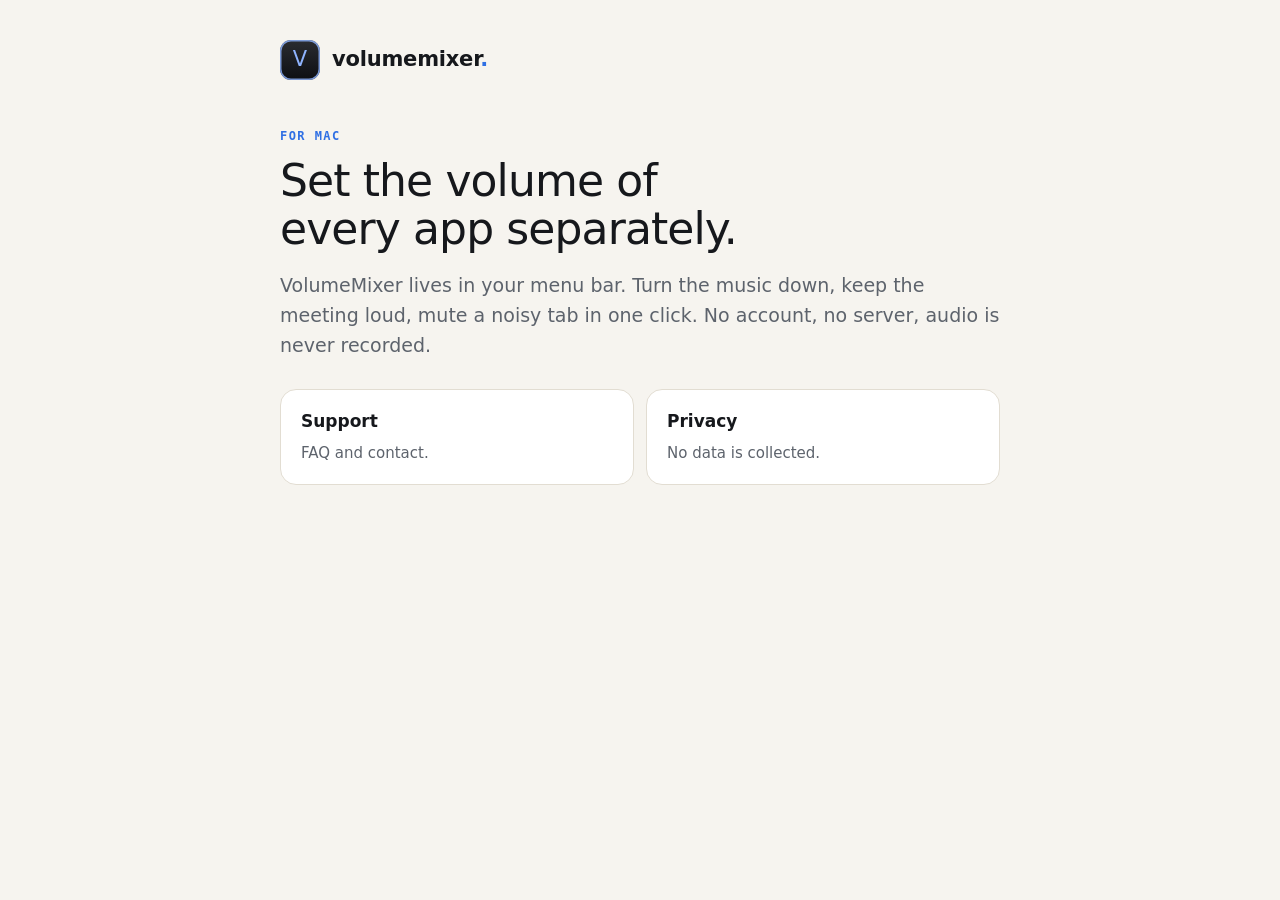
<file: index.html>
<!doctype html>
<html lang="en">
<head>
<meta charset="utf-8">
<meta name="viewport" content="width=device-width, initial-scale=1, viewport-fit=cover">
<title>VolumeMixer — Per-app volume for Mac</title>
<meta name="description" content="VolumeMixer sets the volume of every Mac app separately from the menu bar. No account, no server, audio is never recorded.">
<link rel="stylesheet" href="style.css">
</head>
<body>
<div class="wrap">
  <header class="top">
    <a class="brand" href="index.html"><span class="mark" aria-hidden="true">V</span><b>volumemixer<i>.</i></b></a>
  </header>
  <main class="en" lang="en">
    <p class="eyebrow">For Mac</p>
    <h1>Set the volume of every app separately.</h1>
    <p class="lede">VolumeMixer lives in your menu bar. Turn the music down, keep the meeting loud, mute a noisy tab in one click. No account, no server, audio is never recorded.</p>
    <div class="cards">
      <a href="support.html"><b>Support</b><span>FAQ and contact.</span></a>
      <a href="privacy.html"><b>Privacy</b><span>No data is collected.</span></a>
    </div>
  </main>
</div>
</body>
</html>
</file>
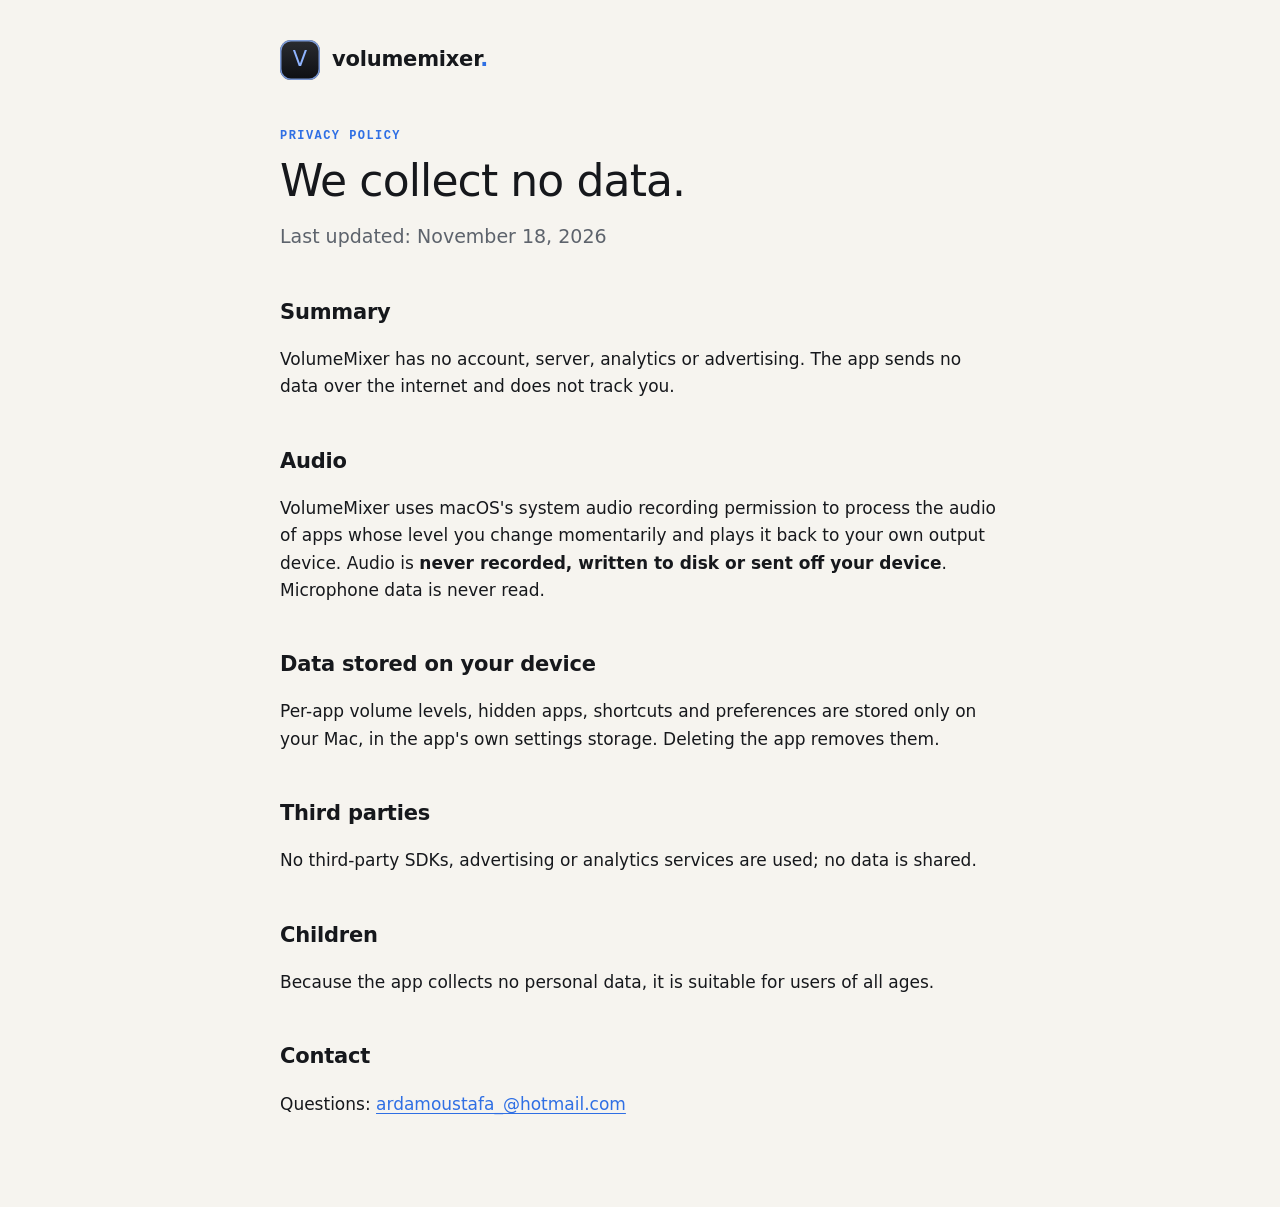
<file: privacy.html>
<!doctype html>
<html lang="en">
<head>
<meta charset="utf-8">
<meta name="viewport" content="width=device-width, initial-scale=1, viewport-fit=cover">
<title>VolumeMixer — Privacy Policy</title>
<meta name="description" content="VolumeMixer collects no data. Audio is never recorded, stored or sent over the internet.">
<link rel="stylesheet" href="style.css">
</head>
<body>
<div class="wrap">
  <header class="top">
    <a class="brand" href="index.html"><span class="mark" aria-hidden="true">V</span><b>volumemixer<i>.</i></b></a>
  </header>
  <main class="en" lang="en">
    <p class="eyebrow">Privacy policy</p>
    <h1>We collect no data.</h1>
    <p class="lede">Last updated: November 18, 2026</p>
    <h2>Summary</h2>
    <p>VolumeMixer has no account, server, analytics or advertising. The app sends no data over the internet and does not track you.</p>
    <h2>Audio</h2>
    <p>VolumeMixer uses macOS's system audio recording permission to process the audio of apps whose level you change momentarily and plays it back to your own output device. Audio is <strong>never recorded, written to disk or sent off your device</strong>. Microphone data is never read.</p>
    <h2>Data stored on your device</h2>
    <p>Per-app volume levels, hidden apps, shortcuts and preferences are stored only on your Mac, in the app's own settings storage. Deleting the app removes them.</p>
    <h2>Third parties</h2>
    <p>No third-party SDKs, advertising or analytics services are used; no data is shared.</p>
    <h2>Children</h2>
    <p>Because the app collects no personal data, it is suitable for users of all ages.</p>
    <h2>Contact</h2>
    <p>Questions: <a href="mailto:ardamoustafa_@hotmail.com?subject=VolumeMixer%20privacy">ardamoustafa_@hotmail.com</a></p>
  </main>
</div>
</body>
</html>
</file>
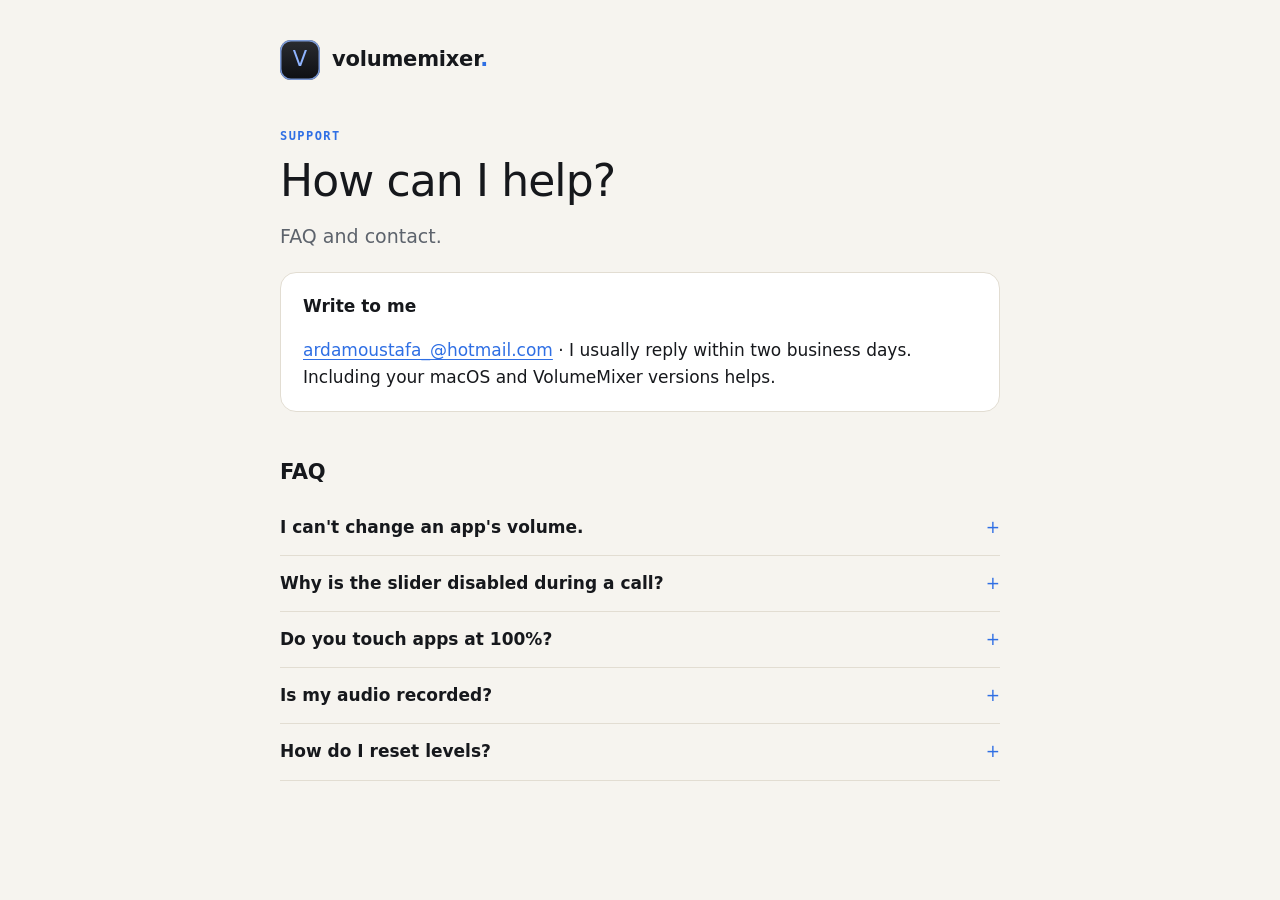
<file: support.html>
<!doctype html>
<html lang="en">
<head>
<meta charset="utf-8">
<meta name="viewport" content="width=device-width, initial-scale=1, viewport-fit=cover">
<title>VolumeMixer — Support</title>
<meta name="description" content="VolumeMixer support: FAQ and contact.">
<link rel="stylesheet" href="style.css">
</head>
<body>
<div class="wrap">
  <header class="top">
    <a class="brand" href="index.html"><span class="mark" aria-hidden="true">V</span><b>volumemixer<i>.</i></b></a>
  </header>
  <main class="en" lang="en">
    <p class="eyebrow">Support</p>
    <h1>How can I help?</h1>
    <p class="lede">FAQ and contact.</p>
    <div class="plate">
      <h3>Write to me</h3>
      <p><a href="mailto:ardamoustafa_@hotmail.com?subject=VolumeMixer%20support">ardamoustafa_@hotmail.com</a> · I usually reply within two business days. Including your macOS and VolumeMixer versions helps.</p>
    </div>
    <h2>FAQ</h2>
    <details><summary>I can't change an app's volume.</summary>
      <ul>
        <li>macOS 14.2 or later is required.</li>
        <li>Check that VolumeMixer is enabled in System Settings › Privacy &amp; Security › Screen &amp; System Audio Recording. Without it the app shows a warning in the panel and audio plays normally.</li>
        <li>An app may not be listed until it plays audio; start music or a video.</li>
      </ul>
    </details>
    <details><summary>Why is the slider disabled during a call?</summary>
      <p>While a voice or video call is active, macOS lowers all other audio. Levels cannot be applied correctly then, so only mute is available. Your saved level returns after the call.</p>
    </details>
    <details><summary>Do you touch apps at 100%?</summary>
      <p>No. Only apps whose level you change or mute are routed through VolumeMixer. When the level returns to 100% the app is released shortly after.</p>
    </details>
    <details><summary>Is my audio recorded?</summary>
      <p>No. Audio is processed momentarily only to adjust its level; it is never recorded, stored or sent over the internet. See the <a href="privacy.html">Privacy Policy</a>.</p>
    </details>
    <details><summary>How do I reset levels?</summary>
      <p>Double-click a slider, or reset all levels in Settings › Apps.</p>
    </details>
  </main>
</div>
</body>
</html>
</file>
<file: style.css>
/* Parkly — Nocturne. Dış kaynak yok: yazı tipi, betik, analiz yüklenmez (gizlilik sayfası ziyaretçiyi izlemez). */
:root {
  --bg: #f6f4ef;
  --plate: #ffffff;
  --line: #e2ddd2;
  --text: #16181c;
  --muted: #5d636c;
  --accent: #2f6fe4;
  --accent-soft: rgba(47, 111, 228, 0.1);
  color-scheme: light;
}
@media (prefers-color-scheme: dark) {
  :root {
    --bg: #0b0d10;
    --plate: #14171c;
    --line: #262a31;
    --text: #ece8e1;
    --muted: #9aa0a8;
    --accent: #8fb4ff;
    --accent-soft: rgba(143, 180, 255, 0.1);
    color-scheme: dark;
  }
}
* { box-sizing: border-box; }
html { -webkit-text-size-adjust: 100%; }
body {
  margin: 0;
  background: var(--bg);
  color: var(--text);
  font: 17px/1.6 -apple-system, BlinkMacSystemFont, "SF Pro Text", "Segoe UI", system-ui, sans-serif;
  padding-left: max(20px, env(safe-area-inset-left, 0px));
  padding-right: max(20px, env(safe-area-inset-right, 0px));
}
.wrap { max-width: 720px; margin: 0 auto; padding-block: 40px 72px; }
header.top { display: flex; align-items: center; justify-content: space-between; gap: 16px; flex-wrap: wrap; margin-bottom: 48px; }
.brand { display: flex; align-items: center; gap: 12px; color: var(--text); text-decoration: none; }
.mark {
  width: 40px; height: 40px; border-radius: 11px; display: grid; place-items: center;
  background: linear-gradient(#2a2c31, #0d0f13); color: #8fb4ff; font-weight: 500; font-size: 21px;
  box-shadow: inset 0 0 0 1.5px rgba(143, 180, 255, 0.8);
}
.brand b { font-size: 21px; font-weight: 600; letter-spacing: -0.01em; }
.brand b i { color: var(--accent); font-style: normal; }
nav.lang { display: flex; gap: 4px; font: 600 12px/1 ui-monospace, "SF Mono", Menlo, monospace; letter-spacing: 0.08em; }
nav.lang a { color: var(--muted); text-decoration: none; padding: 8px 10px; border-radius: 8px; border: 1px solid var(--line); }
nav.lang a:hover, nav.lang a:focus-visible { color: var(--text); }
.eyebrow { font: 600 12px/1.4 ui-monospace, "SF Mono", Menlo, monospace; letter-spacing: 0.12em; text-transform: uppercase; color: var(--accent); margin: 0 0 12px; }
h1 { font-size: clamp(32px, 6vw, 44px); line-height: 1.1; font-weight: 300; letter-spacing: -0.02em; margin: 0 0 16px; text-wrap: balance; }
h2 { font-size: 21px; font-weight: 600; letter-spacing: -0.01em; margin: 44px 0 10px; text-wrap: balance; }
h3 { font-size: 17px; font-weight: 600; margin: 24px 0 6px; }
p, li { color: var(--text); }
.lede { font-size: 19px; color: var(--muted); margin: 0 0 8px; }
.meta { color: var(--muted); font-size: 14px; }
ul, ol { padding-left: 1.25em; }
li { margin: 6px 0; }
a { color: var(--accent); text-underline-offset: 3px; }
a:focus-visible { outline: 2px solid var(--accent); outline-offset: 3px; border-radius: 4px; }
.plate { background: var(--plate); border: 1px solid var(--line); border-radius: 16px; padding: 20px 22px; margin: 20px 0; }
.plate > :first-child { margin-top: 0; }
.plate > :last-child { margin-bottom: 0; }
.callout { border-left: 2px solid var(--accent); background: var(--accent-soft); border-radius: 0 12px 12px 0; padding: 14px 18px; margin: 20px 0; }
table { width: 100%; border-collapse: collapse; font-size: 15px; }
.table { overflow-x: auto; margin: 16px 0; }
th, td { text-align: left; padding: 10px 12px; border-bottom: 1px solid var(--line); vertical-align: top; }
th { font-weight: 600; color: var(--muted); font-size: 13px; letter-spacing: 0.04em; }
.cards { display: grid; grid-template-columns: repeat(auto-fit, minmax(200px, 1fr)); gap: 12px; margin: 28px 0; }
.cards a { display: block; text-decoration: none; color: var(--text); background: var(--plate); border: 1px solid var(--line); border-radius: 16px; padding: 18px 20px; }
.cards a:hover { border-color: var(--accent); }
.cards b { display: block; font-size: 17px; margin-bottom: 4px; }
.cards span { color: var(--muted); font-size: 15px; }
code { font: 0.92em ui-monospace, "SF Mono", Menlo, monospace; background: var(--accent-soft); padding: 1px 6px; border-radius: 6px; }
details { border-bottom: 1px solid var(--line); padding: 14px 0; }
details summary { cursor: pointer; font-weight: 600; list-style: none; }
details summary::-webkit-details-marker { display: none; }
details summary::after { content: "+"; float: right; color: var(--accent); font-weight: 400; }
details[open] summary::after { content: "–"; }
details > :not(summary) { margin-top: 10px; }
footer { margin-top: 64px; padding-top: 20px; border-top: 1px solid var(--line); color: var(--muted); font-size: 14px; display: flex; flex-wrap: wrap; gap: 8px 20px; }
footer a { color: var(--muted); }

/* İki dil, betik yok: varsayılan Türkçe; adres #en ile bitiyorsa İngilizce. */
.lang-en-only { display: block; }
@media (prefers-reduced-motion: no-preference) { html { scroll-behavior: smooth; } }
</file>
